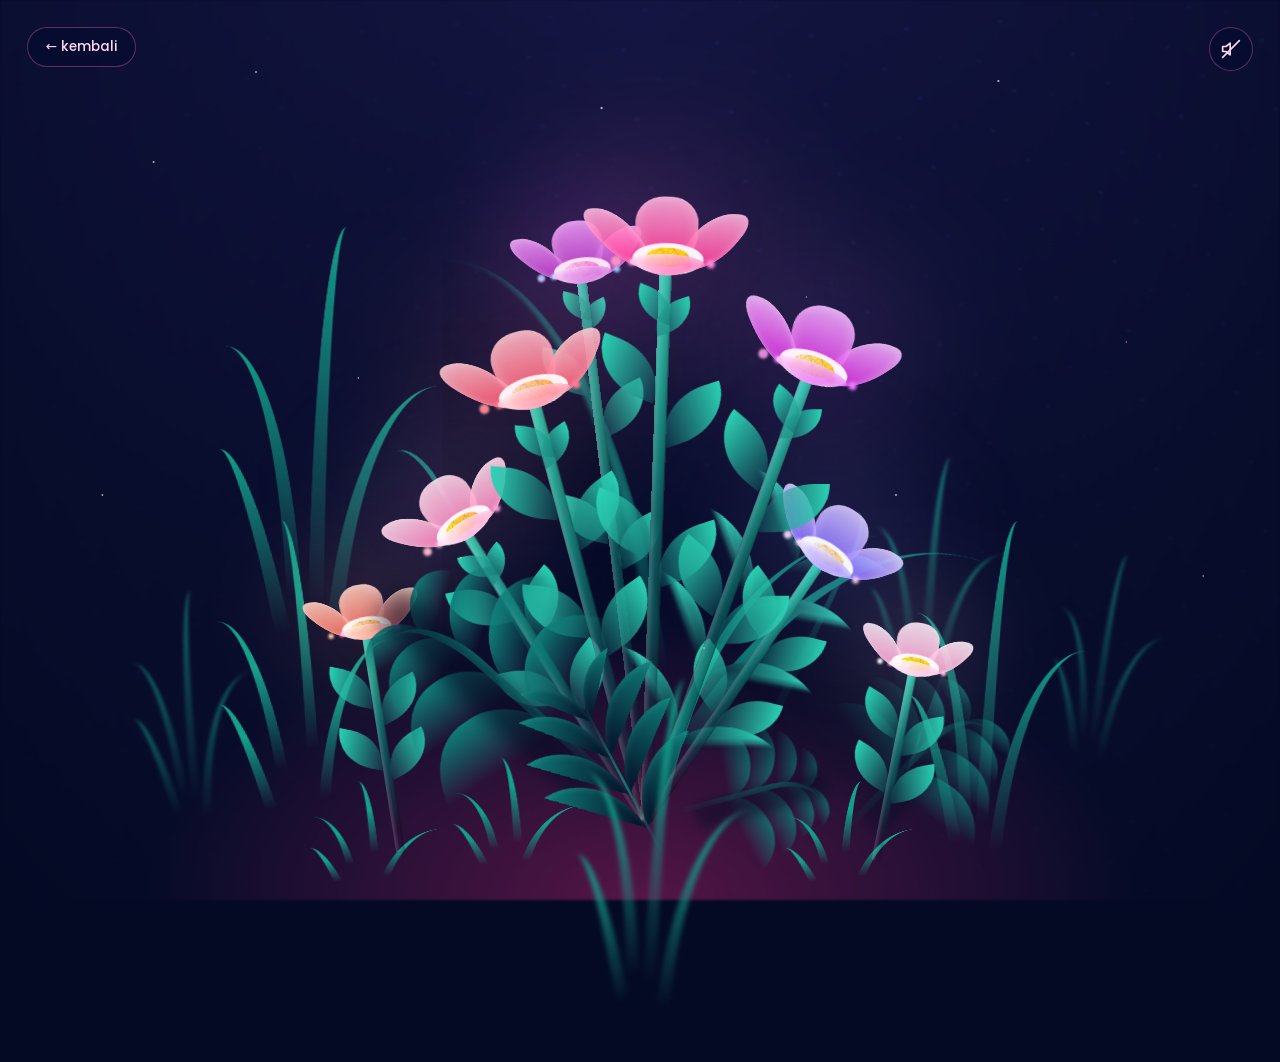
<file: flower.html>
<!DOCTYPE html>
<html lang="id">
  <head>
    <meta charset="UTF-8" />
    <meta http-equiv="X-UA-Compatible" content="IE=edge" />
    <meta name="viewport" content="width=device-width, initial-scale=1.0" />
    <meta name="theme-color" content="#02061a" />
    <link rel="preconnect" href="https://fonts.googleapis.com" />
    <link rel="preconnect" href="https://fonts.gstatic.com" crossorigin />
    <link
      rel="stylesheet"
      href="https://fonts.googleapis.com/css2?family=Poppins:wght@400;500;600&display=swap"
    />
    <link rel="stylesheet" href="css/main.css" />
    <link rel="icon" href="img/flowers.png" type="image/x-icon" />
    <title>flowers</title>
  </head>
  <body class="container">
    <!-- autoplay dipertahankan untuk browser yang masih mengizinkannya; di
         iOS atribut ini diabaikan, jadi main.js yang menangani sisanya. loop
         dipasang karena lagunya hanya ~1 menit sementara animasinya terus
         berjalan. -->
    <audio
      autoplay
      loop
      src="https://f.top4top.io/m_29517mg3n1.mp3"
      id="linkmp3"
      class="sembunyi"
    ></audio>

    <a class="back-link" href="index.html">&larr; kembali</a>

    <button
      type="button"
      id="music-toggle"
      class="music-toggle"
      aria-pressed="false"
      aria-label="Nyalakan musik"
      title="Musik. Di iPhone, pastikan saklar silent tidak aktif."
    >
      <svg
        width="20"
        height="20"
        viewBox="0 0 24 24"
        fill="none"
        stroke="currentColor"
        stroke-width="2"
        stroke-linecap="round"
        stroke-linejoin="round"
        aria-hidden="true"
      >
        <path d="M11 5 6 9H2v6h4l5 4z" />
        <path class="music-toggle__wave" d="M15.5 8.5a5 5 0 0 1 0 7" />
        <path class="music-toggle__wave" d="M18.5 5.5a9 9 0 0 1 0 13" />
        <path class="music-toggle__slash" d="M22 2 2 22" />
      </svg>
    </button>

    <div class="night"></div>
    <div class="stars" aria-hidden="true"></div>

    <div class="petals" aria-hidden="true">
      <span style="--i: 0"></span>
      <span style="--i: 1"></span>
      <span style="--i: 2"></span>
      <span style="--i: 3"></span>
      <span style="--i: 4"></span>
      <span style="--i: 5"></span>
      <span style="--i: 6"></span>
      <span style="--i: 7"></span>
      <span style="--i: 8"></span>
      <span style="--i: 9"></span>
      <span style="--i: 10"></span>
      <span style="--i: 11"></span>
      <span style="--i: 12"></span>
      <span style="--i: 13"></span>
      <span style="--i: 14"></span>
      <span style="--i: 15"></span>
      <span style="--i: 16"></span>
      <span style="--i: 17"></span>
    </div>

    <div class="flowers">
      <!-- 8 tangkai bunga. Posisi, rotasi, tinggi, timing, dan warna tiap
           tangkai diatur dari map $flowers di scss/main.scss — di sini yang
           dibedakan hanya modifier --N dan jumlah daun tangkainya. -->

      <div class="flower flower--1">
        <div class="flower__leafs flower__leafs--1">
          <div class="flower__leaf flower__leaf--1"></div>
          <div class="flower__leaf flower__leaf--2"></div>
          <div class="flower__leaf flower__leaf--3"></div>
          <div class="flower__leaf flower__leaf--4"></div>
          <div class="flower__white-circle"></div>

          <div class="flower__light flower__light--1"></div>
          <div class="flower__light flower__light--2"></div>
          <div class="flower__light flower__light--3"></div>
          <div class="flower__light flower__light--4"></div>
          <div class="flower__light flower__light--5"></div>
          <div class="flower__light flower__light--6"></div>
          <div class="flower__light flower__light--7"></div>
          <div class="flower__light flower__light--8"></div>
        </div>
        <div class="flower__line">
          <div class="flower__line__leaf flower__line__leaf--1"></div>
          <div class="flower__line__leaf flower__line__leaf--2"></div>
          <div class="flower__line__leaf flower__line__leaf--3"></div>
          <div class="flower__line__leaf flower__line__leaf--4"></div>
          <div class="flower__line__leaf flower__line__leaf--5"></div>
          <div class="flower__line__leaf flower__line__leaf--6"></div>
        </div>
      </div>

      <div class="flower flower--2">
        <div class="flower__leafs flower__leafs--2">
          <div class="flower__leaf flower__leaf--1"></div>
          <div class="flower__leaf flower__leaf--2"></div>
          <div class="flower__leaf flower__leaf--3"></div>
          <div class="flower__leaf flower__leaf--4"></div>
          <div class="flower__white-circle"></div>

          <div class="flower__light flower__light--1"></div>
          <div class="flower__light flower__light--2"></div>
          <div class="flower__light flower__light--3"></div>
          <div class="flower__light flower__light--4"></div>
          <div class="flower__light flower__light--5"></div>
          <div class="flower__light flower__light--6"></div>
          <div class="flower__light flower__light--7"></div>
          <div class="flower__light flower__light--8"></div>
        </div>
        <div class="flower__line">
          <div class="flower__line__leaf flower__line__leaf--1"></div>
          <div class="flower__line__leaf flower__line__leaf--2"></div>
          <div class="flower__line__leaf flower__line__leaf--3"></div>
          <div class="flower__line__leaf flower__line__leaf--4"></div>
          <div class="flower__line__leaf flower__line__leaf--5"></div>
          <div class="flower__line__leaf flower__line__leaf--6"></div>
        </div>
      </div>

      <div class="flower flower--3">
        <div class="flower__leafs flower__leafs--3">
          <div class="flower__leaf flower__leaf--1"></div>
          <div class="flower__leaf flower__leaf--2"></div>
          <div class="flower__leaf flower__leaf--3"></div>
          <div class="flower__leaf flower__leaf--4"></div>
          <div class="flower__white-circle"></div>

          <div class="flower__light flower__light--1"></div>
          <div class="flower__light flower__light--2"></div>
          <div class="flower__light flower__light--3"></div>
          <div class="flower__light flower__light--4"></div>
          <div class="flower__light flower__light--5"></div>
          <div class="flower__light flower__light--6"></div>
          <div class="flower__light flower__light--7"></div>
          <div class="flower__light flower__light--8"></div>
        </div>
        <div class="flower__line">
          <div class="flower__line__leaf flower__line__leaf--1"></div>
          <div class="flower__line__leaf flower__line__leaf--2"></div>
          <div class="flower__line__leaf flower__line__leaf--3"></div>
          <div class="flower__line__leaf flower__line__leaf--4"></div>
          <div class="flower__line__leaf flower__line__leaf--5"></div>
          <div class="flower__line__leaf flower__line__leaf--6"></div>
        </div>
      </div>

      <div class="flower flower--4">
        <div class="flower__leafs flower__leafs--4">
          <div class="flower__leaf flower__leaf--1"></div>
          <div class="flower__leaf flower__leaf--2"></div>
          <div class="flower__leaf flower__leaf--3"></div>
          <div class="flower__leaf flower__leaf--4"></div>
          <div class="flower__white-circle"></div>

          <div class="flower__light flower__light--1"></div>
          <div class="flower__light flower__light--2"></div>
          <div class="flower__light flower__light--3"></div>
          <div class="flower__light flower__light--4"></div>
          <div class="flower__light flower__light--5"></div>
          <div class="flower__light flower__light--6"></div>
          <div class="flower__light flower__light--7"></div>
          <div class="flower__light flower__light--8"></div>
        </div>
        <div class="flower__line">
          <div class="flower__line__leaf flower__line__leaf--1"></div>
          <div class="flower__line__leaf flower__line__leaf--2"></div>
          <div class="flower__line__leaf flower__line__leaf--3"></div>
          <div class="flower__line__leaf flower__line__leaf--4"></div>
        </div>
      </div>

      <div class="flower flower--5">
        <div class="flower__leafs flower__leafs--5">
          <div class="flower__leaf flower__leaf--1"></div>
          <div class="flower__leaf flower__leaf--2"></div>
          <div class="flower__leaf flower__leaf--3"></div>
          <div class="flower__leaf flower__leaf--4"></div>
          <div class="flower__white-circle"></div>

          <div class="flower__light flower__light--1"></div>
          <div class="flower__light flower__light--2"></div>
          <div class="flower__light flower__light--3"></div>
          <div class="flower__light flower__light--4"></div>
          <div class="flower__light flower__light--5"></div>
          <div class="flower__light flower__light--6"></div>
          <div class="flower__light flower__light--7"></div>
          <div class="flower__light flower__light--8"></div>
        </div>
        <div class="flower__line">
          <div class="flower__line__leaf flower__line__leaf--1"></div>
          <div class="flower__line__leaf flower__line__leaf--2"></div>
          <div class="flower__line__leaf flower__line__leaf--3"></div>
          <div class="flower__line__leaf flower__line__leaf--4"></div>
          <div class="flower__line__leaf flower__line__leaf--5"></div>
          <div class="flower__line__leaf flower__line__leaf--6"></div>
        </div>
      </div>

      <div class="flower flower--6">
        <div class="flower__leafs flower__leafs--6">
          <div class="flower__leaf flower__leaf--1"></div>
          <div class="flower__leaf flower__leaf--2"></div>
          <div class="flower__leaf flower__leaf--3"></div>
          <div class="flower__leaf flower__leaf--4"></div>
          <div class="flower__white-circle"></div>

          <div class="flower__light flower__light--1"></div>
          <div class="flower__light flower__light--2"></div>
          <div class="flower__light flower__light--3"></div>
          <div class="flower__light flower__light--4"></div>
          <div class="flower__light flower__light--5"></div>
          <div class="flower__light flower__light--6"></div>
          <div class="flower__light flower__light--7"></div>
          <div class="flower__light flower__light--8"></div>
        </div>
        <div class="flower__line">
          <div class="flower__line__leaf flower__line__leaf--1"></div>
          <div class="flower__line__leaf flower__line__leaf--2"></div>
          <div class="flower__line__leaf flower__line__leaf--3"></div>
          <div class="flower__line__leaf flower__line__leaf--4"></div>
          <div class="flower__line__leaf flower__line__leaf--5"></div>
          <div class="flower__line__leaf flower__line__leaf--6"></div>
        </div>
      </div>

      <div class="flower flower--7">
        <div class="flower__leafs flower__leafs--7">
          <div class="flower__leaf flower__leaf--1"></div>
          <div class="flower__leaf flower__leaf--2"></div>
          <div class="flower__leaf flower__leaf--3"></div>
          <div class="flower__leaf flower__leaf--4"></div>
          <div class="flower__white-circle"></div>

          <div class="flower__light flower__light--1"></div>
          <div class="flower__light flower__light--2"></div>
          <div class="flower__light flower__light--3"></div>
          <div class="flower__light flower__light--4"></div>
          <div class="flower__light flower__light--5"></div>
          <div class="flower__light flower__light--6"></div>
        </div>
        <div class="flower__line">
          <div class="flower__line__leaf flower__line__leaf--1"></div>
          <div class="flower__line__leaf flower__line__leaf--2"></div>
          <div class="flower__line__leaf flower__line__leaf--3"></div>
          <div class="flower__line__leaf flower__line__leaf--4"></div>
        </div>
      </div>

      <div class="flower flower--8">
        <div class="flower__leafs flower__leafs--8">
          <div class="flower__leaf flower__leaf--1"></div>
          <div class="flower__leaf flower__leaf--2"></div>
          <div class="flower__leaf flower__leaf--3"></div>
          <div class="flower__leaf flower__leaf--4"></div>
          <div class="flower__white-circle"></div>

          <div class="flower__light flower__light--1"></div>
          <div class="flower__light flower__light--2"></div>
          <div class="flower__light flower__light--3"></div>
          <div class="flower__light flower__light--4"></div>
          <div class="flower__light flower__light--5"></div>
          <div class="flower__light flower__light--6"></div>
        </div>
        <div class="flower__line">
          <div class="flower__line__leaf flower__line__leaf--1"></div>
          <div class="flower__line__leaf flower__line__leaf--2"></div>
          <div class="flower__line__leaf flower__line__leaf--3"></div>
          <div class="flower__line__leaf flower__line__leaf--4"></div>
        </div>
      </div>

      <div class="grow-ans" style="--d: 1.2s">
        <div class="flower__g-long">
          <div class="flower__g-long__top"></div>
          <div class="flower__g-long__bottom"></div>
        </div>
      </div>

      <div class="grow-ans" style="--d: 1.6s">
        <div class="flower__g-long flower__g-long--2">
          <div class="flower__g-long__top"></div>
          <div class="flower__g-long__bottom"></div>
        </div>
      </div>

      <div class="growing-grass">
        <div class="flower__grass flower__grass--1">
          <div class="flower__grass--top"></div>
          <div class="flower__grass--bottom"></div>
          <div class="flower__grass__leaf flower__grass__leaf--1"></div>
          <div class="flower__grass__leaf flower__grass__leaf--2"></div>
          <div class="flower__grass__leaf flower__grass__leaf--3"></div>
          <div class="flower__grass__leaf flower__grass__leaf--4"></div>
          <div class="flower__grass__leaf flower__grass__leaf--5"></div>
          <div class="flower__grass__leaf flower__grass__leaf--6"></div>
          <div class="flower__grass__leaf flower__grass__leaf--7"></div>
          <div class="flower__grass__leaf flower__grass__leaf--8"></div>
          <div class="flower__grass__overlay"></div>
        </div>
      </div>

      <div class="growing-grass">
        <div class="flower__grass flower__grass--2">
          <div class="flower__grass--top"></div>
          <div class="flower__grass--bottom"></div>
          <div class="flower__grass__leaf flower__grass__leaf--1"></div>
          <div class="flower__grass__leaf flower__grass__leaf--2"></div>
          <div class="flower__grass__leaf flower__grass__leaf--3"></div>
          <div class="flower__grass__leaf flower__grass__leaf--4"></div>
          <div class="flower__grass__leaf flower__grass__leaf--5"></div>
          <div class="flower__grass__leaf flower__grass__leaf--6"></div>
          <div class="flower__grass__leaf flower__grass__leaf--7"></div>
          <div class="flower__grass__leaf flower__grass__leaf--8"></div>
          <div class="flower__grass__overlay"></div>
        </div>
      </div>

      <div class="growing-grass">
        <div class="flower__grass flower__grass--3">
          <div class="flower__grass--top"></div>
          <div class="flower__grass--bottom"></div>
          <div class="flower__grass__leaf flower__grass__leaf--1"></div>
          <div class="flower__grass__leaf flower__grass__leaf--2"></div>
          <div class="flower__grass__leaf flower__grass__leaf--3"></div>
          <div class="flower__grass__leaf flower__grass__leaf--4"></div>
          <div class="flower__grass__leaf flower__grass__leaf--5"></div>
          <div class="flower__grass__leaf flower__grass__leaf--6"></div>
          <div class="flower__grass__leaf flower__grass__leaf--7"></div>
          <div class="flower__grass__leaf flower__grass__leaf--8"></div>
          <div class="flower__grass__overlay"></div>
        </div>
      </div>

      <div class="grow-ans" style="--d: 2.4s">
        <div class="flower__g-right flower__g-right--1">
          <div class="leaf"></div>
        </div>
      </div>

      <div class="grow-ans" style="--d: 2.8s">
        <div class="flower__g-right flower__g-right--2">
          <div class="leaf"></div>
        </div>
      </div>

      <div class="grow-ans" style="--d: 2.8s">
        <div class="flower__g-front">
          <div
            class="flower__g-front__leaf-wrapper flower__g-front__leaf-wrapper--1"
          >
            <div class="flower__g-front__leaf"></div>
          </div>
          <div
            class="flower__g-front__leaf-wrapper flower__g-front__leaf-wrapper--2"
          >
            <div class="flower__g-front__leaf"></div>
          </div>
          <div
            class="flower__g-front__leaf-wrapper flower__g-front__leaf-wrapper--3"
          >
            <div class="flower__g-front__leaf"></div>
          </div>
          <div
            class="flower__g-front__leaf-wrapper flower__g-front__leaf-wrapper--4"
          >
            <div class="flower__g-front__leaf"></div>
          </div>
          <div
            class="flower__g-front__leaf-wrapper flower__g-front__leaf-wrapper--5"
          >
            <div class="flower__g-front__leaf"></div>
          </div>
          <div
            class="flower__g-front__leaf-wrapper flower__g-front__leaf-wrapper--6"
          >
            <div class="flower__g-front__leaf"></div>
          </div>
          <div
            class="flower__g-front__leaf-wrapper flower__g-front__leaf-wrapper--7"
          >
            <div class="flower__g-front__leaf"></div>
          </div>
          <div
            class="flower__g-front__leaf-wrapper flower__g-front__leaf-wrapper--8"
          >
            <div class="flower__g-front__leaf"></div>
          </div>
          <div class="flower__g-front__line"></div>
        </div>
      </div>

      <div class="grow-ans" style="--d: 3.2s">
        <div class="flower__g-fr">
          <div class="leaf"></div>
          <div class="flower__g-fr__leaf flower__g-fr__leaf--1"></div>
          <div class="flower__g-fr__leaf flower__g-fr__leaf--2"></div>
          <div class="flower__g-fr__leaf flower__g-fr__leaf--3"></div>
          <div class="flower__g-fr__leaf flower__g-fr__leaf--4"></div>
          <div class="flower__g-fr__leaf flower__g-fr__leaf--5"></div>
          <div class="flower__g-fr__leaf flower__g-fr__leaf--6"></div>
          <div class="flower__g-fr__leaf flower__g-fr__leaf--7"></div>
          <div class="flower__g-fr__leaf flower__g-fr__leaf--8"></div>
        </div>
      </div>

      <div class="long-g long-g--0">
        <div class="grow-ans" style="--d: 3s">
          <div class="leaf leaf--0"></div>
        </div>
        <div class="grow-ans" style="--d: 2.2s">
          <div class="leaf leaf--1"></div>
        </div>
        <div class="grow-ans" style="--d: 3.4s">
          <div class="leaf leaf--2"></div>
        </div>
        <div class="grow-ans" style="--d: 3.6s">
          <div class="leaf leaf--3"></div>
        </div>
      </div>

      <div class="long-g long-g--1">
        <div class="grow-ans" style="--d: 3.6s">
          <div class="leaf leaf--0"></div>
        </div>
        <div class="grow-ans" style="--d: 3.8s">
          <div class="leaf leaf--1"></div>
        </div>
        <div class="grow-ans" style="--d: 4s">
          <div class="leaf leaf--2"></div>
        </div>
        <div class="grow-ans" style="--d: 4.2s">
          <div class="leaf leaf--3"></div>
        </div>
      </div>

      <div class="long-g long-g--2">
        <div class="grow-ans" style="--d: 4s">
          <div class="leaf leaf--0"></div>
        </div>
        <div class="grow-ans" style="--d: 4.2s">
          <div class="leaf leaf--1"></div>
        </div>
        <div class="grow-ans" style="--d: 4.4s">
          <div class="leaf leaf--2"></div>
        </div>
        <div class="grow-ans" style="--d: 4.6s">
          <div class="leaf leaf--3"></div>
        </div>
      </div>

      <div class="long-g long-g--3">
        <div class="grow-ans" style="--d: 4s">
          <div class="leaf leaf--0"></div>
        </div>
        <div class="grow-ans" style="--d: 4.2s">
          <div class="leaf leaf--1"></div>
        </div>
        <div class="grow-ans" style="--d: 3s">
          <div class="leaf leaf--2"></div>
        </div>
        <div class="grow-ans" style="--d: 3.6s">
          <div class="leaf leaf--3"></div>
        </div>
      </div>

      <div class="long-g long-g--4">
        <div class="grow-ans" style="--d: 4s">
          <div class="leaf leaf--0"></div>
        </div>
        <div class="grow-ans" style="--d: 4.2s">
          <div class="leaf leaf--1"></div>
        </div>
        <div class="grow-ans" style="--d: 3s">
          <div class="leaf leaf--2"></div>
        </div>
        <div class="grow-ans" style="--d: 3.6s">
          <div class="leaf leaf--3"></div>
        </div>
      </div>

      <div class="long-g long-g--5">
        <div class="grow-ans" style="--d: 4s">
          <div class="leaf leaf--0"></div>
        </div>
        <div class="grow-ans" style="--d: 4.2s">
          <div class="leaf leaf--1"></div>
        </div>
        <div class="grow-ans" style="--d: 3s">
          <div class="leaf leaf--2"></div>
        </div>
        <div class="grow-ans" style="--d: 3.6s">
          <div class="leaf leaf--3"></div>
        </div>
      </div>

      <div class="long-g long-g--6">
        <div class="grow-ans" style="--d: 4.2s">
          <div class="leaf leaf--0"></div>
        </div>
        <div class="grow-ans" style="--d: 4.4s">
          <div class="leaf leaf--1"></div>
        </div>
        <div class="grow-ans" style="--d: 4.6s">
          <div class="leaf leaf--2"></div>
        </div>
        <div class="grow-ans" style="--d: 4.8s">
          <div class="leaf leaf--3"></div>
        </div>
      </div>

      <div class="long-g long-g--7">
        <div class="grow-ans" style="--d: 3s">
          <div class="leaf leaf--0"></div>
        </div>
        <div class="grow-ans" style="--d: 3.2s">
          <div class="leaf leaf--1"></div>
        </div>
        <div class="grow-ans" style="--d: 3.5s">
          <div class="leaf leaf--2"></div>
        </div>
        <div class="grow-ans" style="--d: 3.6s">
          <div class="leaf leaf--3"></div>
        </div>
      </div>

      <div class="long-g long-g--8">
        <div class="grow-ans" style="--d: 3.4s">
          <div class="leaf leaf--0"></div>
        </div>
        <div class="grow-ans" style="--d: 3.8s">
          <div class="leaf leaf--1"></div>
        </div>
        <div class="grow-ans" style="--d: 4.1s">
          <div class="leaf leaf--2"></div>
        </div>
        <div class="grow-ans" style="--d: 4.4s">
          <div class="leaf leaf--3"></div>
        </div>
      </div>

      <div class="long-g long-g--9">
        <div class="grow-ans" style="--d: 3.6s">
          <div class="leaf leaf--0"></div>
        </div>
        <div class="grow-ans" style="--d: 4s">
          <div class="leaf leaf--1"></div>
        </div>
        <div class="grow-ans" style="--d: 4.3s">
          <div class="leaf leaf--2"></div>
        </div>
        <div class="grow-ans" style="--d: 4.6s">
          <div class="leaf leaf--3"></div>
        </div>
      </div>
    </div>
    <script src="main.js"></script>
  </body>
</html>
</file>
<file: css/main.css>
@charset "UTF-8";
*,
*::after,
*::before {
  padding: 0;
  margin: 0;
  box-sizing: border-box;
}

:root {
  /* Dasar navy, senada dengan css/style.css di halaman depan.
     --dark-color bukan hitam murni karena nilai ini juga dipakai sebagai
     warna "memudar ke background" di gradien/mask daun — kalau beda dengan
     backdrop aslinya, ujung daun kelihatan berbatas. */
  --dark-color: #040a24;
  --navy-900: #050b2e;
  --navy-800: #0a1450;
  --pink-600: #ff2d8f;
  --pink-400: #ff6ec7;
  --pink-200: #ffd6ef;
  --lilac: #7c5cff;
  /* Dedaunan dipisah dari palet kelopak: hijau-teal jadi warna netral yang
     nyambung antara navy (background) dan pink (bunga). Alternatif daun
     hijau murni terlalu kontras di atas navy, jadi tidak dipakai. */
  --stem-a: #0e5f63;
  --stem-b: #2ad1b4;
  --leaf-c: #0f7d78;
  --leaf-hi: #35e6c8;
  --leaf-long: #13a08c;
}

body {
  display: flex;
  align-items: flex-end;
  justify-content: center;
  min-height: 100vh;
  background-color: var(--dark-color);
  overflow: hidden;
  perspective: 1000px;
}

.night {
  position: fixed;
  left: 50%;
  top: 0;
  transform: translateX(-50%);
  width: 100%;
  height: 100%;
  filter: blur(0.1vmin);
  /* Pink dipakai sebagai sorot lokal di belakang rumpun bunga, bukan sebagai
     warna dasar — kalau pink ditaruh di lapisan dasar, campurannya dengan
     navy jatuh ke maroon dan tema navy-nya hilang. */
  background-image: radial-gradient(55% 45% at 50% 100%, rgba(255, 45, 143, 0.32), transparent 70%), radial-gradient(ellipse at top, transparent 0%, var(--dark-color)), radial-gradient(ellipse at bottom, var(--dark-color), rgba(124, 92, 255, 0.2)), repeating-linear-gradient(220deg, var(--dark-color) 0px, var(--dark-color) 19px, transparent 19px, transparent 22px), repeating-linear-gradient(189deg, var(--dark-color) 0px, var(--dark-color) 19px, transparent 19px, transparent 22px), repeating-linear-gradient(148deg, var(--dark-color) 0px, var(--dark-color) 19px, transparent 19px, transparent 22px), linear-gradient(120deg, #050b2e, #16276f 55%, #2b3fae);
}

/* Bintang: satu elemen, banyak titik lewat radial-gradient berulang.
   Lebih murah dari puluhan <span> yang masing-masing dianimasikan. */
.stars {
  position: fixed;
  inset: 0;
  pointer-events: none;
  z-index: 1;
  background-image: radial-gradient(1.4px 1.4px at 12% 18%, #fff, transparent), radial-gradient(1.2px 1.2px at 28% 42%, var(--pink-200), transparent), radial-gradient(1.6px 1.6px at 47% 12%, #fff, transparent), radial-gradient(1.1px 1.1px at 63% 33%, #cbb9ff, transparent), radial-gradient(1.5px 1.5px at 78% 9%, #fff, transparent), radial-gradient(1.2px 1.2px at 88% 38%, var(--pink-400), transparent), radial-gradient(1.3px 1.3px at 8% 55%, #fff, transparent), radial-gradient(1.1px 1.1px at 36% 62%, var(--pink-200), transparent), radial-gradient(1.4px 1.4px at 70% 55%, #fff, transparent), radial-gradient(1.2px 1.2px at 94% 64%, #cbb9ff, transparent), radial-gradient(1.3px 1.3px at 20% 8%, #fff, transparent), radial-gradient(1.1px 1.1px at 55% 72%, var(--pink-200), transparent);
  animation: twinkle 4s ease-in-out infinite;
}

@keyframes twinkle {
  0%, 100% {
    opacity: 0.45;
  }
  50% {
    opacity: 0.9;
  }
}
/* Kelopak yang melayang jatuh — menambah kesan "banyak bunga" tanpa
   menambah bunga penuh yang berat untuk di-render. */
.petals {
  position: fixed;
  inset: 0;
  pointer-events: none;
  z-index: 200;
  overflow: hidden;
}

.petals span {
  position: absolute;
  top: -10vmin;
  left: calc(var(--i) * 5.4%);
  width: calc(1vmin + var(--i) * 0.04vmin);
  height: calc(1.5vmin + var(--i) * 0.05vmin);
  border-radius: 60% 40% 55% 45%/70% 65% 35% 30%;
  background-image: linear-gradient(to bottom right, var(--pink-200), var(--pink-600));
  opacity: 0.6;
  filter: blur(0.12vmin);
  animation: petal-fall calc(12s + var(--i) * 0.6s) linear calc(var(--i) * -1.2s) infinite;
}

.petals span:nth-child(3n) {
  background-image: linear-gradient(to bottom right, #ffe9f6, var(--pink-400));
}

.petals span:nth-child(4n) {
  background-image: linear-gradient(to bottom right, #cbb9ff, var(--lilac));
}

@keyframes petal-fall {
  0% {
    transform: translate3d(0, -10vh, 0) rotate(0deg);
    opacity: 0;
  }
  10% {
    opacity: 0.6;
  }
  50% {
    transform: translate3d(5vmin, 55vh, 0) rotate(240deg);
  }
  90% {
    opacity: 0.45;
  }
  100% {
    transform: translate3d(-4vmin, 115vh, 0) rotate(520deg);
    opacity: 0;
  }
}
.sembunyi {
  display: none;
}

.back-link {
  position: fixed;
  top: 3vmin;
  left: 3vmin;
  z-index: 300;
  display: inline-flex;
  align-items: center;
  gap: 0.45rem;
  padding: 0.55rem 1.1rem;
  font-family: "Poppins", system-ui, sans-serif;
  font-size: 0.85rem;
  font-weight: 500;
  color: var(--pink-200);
  text-decoration: none;
  border: 1px solid rgba(255, 110, 199, 0.35);
  border-radius: 999px;
  background-color: rgba(5, 11, 46, 0.55);
  backdrop-filter: blur(10px);
  -webkit-backdrop-filter: blur(10px);
  transition: color 0.25s ease, border-color 0.25s ease, background-color 0.25s ease;
}
.back-link:hover, .back-link:focus-visible {
  color: #fff;
  border-color: var(--pink-400);
  background-color: rgba(255, 45, 143, 0.25);
}

.music-toggle {
  position: fixed;
  top: 3vmin;
  right: 3vmin;
  z-index: 300;
  display: inline-flex;
  align-items: center;
  justify-content: center;
  /* 44px = target sentuh minimum yang nyaman di layar sentuh */
  width: 44px;
  height: 44px;
  padding: 0;
  color: var(--pink-200);
  border: 1px solid rgba(255, 110, 199, 0.35);
  border-radius: 50%;
  background-color: rgba(5, 11, 46, 0.55);
  backdrop-filter: blur(10px);
  -webkit-backdrop-filter: blur(10px);
  cursor: pointer;
  transition: color 0.25s ease, border-color 0.25s ease, background-color 0.25s ease;
}
.music-toggle:hover, .music-toggle:focus-visible {
  color: #fff;
  border-color: var(--pink-400);
  background-color: rgba(255, 45, 143, 0.25);
}
.music-toggle:focus-visible {
  outline: 2px solid var(--pink-200);
  outline-offset: 3px;
}
.music-toggle__wave, .music-toggle__slash {
  transition: opacity 0.2s ease;
}
.music-toggle {
  /* Keadaan diam tombol ini adalah "musik mati", karena di iOS musik memang
     tidak pernah bisa jalan sebelum user menyentuh layar. */
}
.music-toggle__wave {
  opacity: 0;
}

.music-toggle--on .music-toggle__wave {
  opacity: 1;
}

.music-toggle--on .music-toggle__slash {
  opacity: 0;
}

/* Denyut halus supaya user sadar halaman ini ada musiknya dan menunggu
   disentuh — tanpa ini tombolnya mudah terlewat di layar yang ramai. */
.music-toggle--hint {
  animation: music-hint 2.6s ease-in-out infinite;
}

@keyframes music-hint {
  0%, 100% {
    box-shadow: 0 0 0 0 rgba(255, 45, 143, 0.45);
  }
  70% {
    box-shadow: 0 0 0 12px rgba(255, 45, 143, 0);
  }
}
.flowers {
  position: relative;
  transform: scale(0.78);
}

@media screen and (min-width: 900px) {
  .flowers {
    transform: scale(0.88);
  }
}
/* Di layar portrait, ukuran vmin diambil dari sisi lebar sehingga rumpunnya
   jadi kecil dan menyisakan langit kosong yang terlalu luas — dibesarkan
   supaya proporsinya mirip tampilan lanskap. */
@media screen and (max-width: 700px) and (orientation: portrait) {
  .flowers {
    transform: scale(1.25);
  }
}
/* ---------------------------------------------------------------------------
   Definisi tiap tangkai bunga.

   Satu map = satu bunga. Semua yang berbeda antar bunga (posisi, rotasi,
   tinggi tangkai, timing mekar, palet kelopak) ditaruh di sini, lalu
   .flower--N dan @keyframes moving-flower-N digenerate dari map ini.
   Alasannya: dengan 8 bunga, menulis blok CSS satu per satu bikin timing dan
   warna gampang tidak konsisten dan susah ditambah lagi nanti.

   Kunci:
     left/bottom - offset pangkal tangkai dari tengah bawah layar
     rot/sway    - rotasi diam dan rotasi ujung ayunan (harus ikut menyertakan
                   scale di keyframes, kalau tidak scale-nya hilang saat animasi)
     h           - tinggi tangkai
     ld          - delay tangkai mulai tumbuh
     bd          - delay dasar mekarnya daun tangkai
     z           - bunga tinggi ditaruh di belakang biar kesannya berlapis
--------------------------------------------------------------------------- */
.flower {
  position: absolute;
  bottom: 10vmin;
  transform-origin: bottom center;
  z-index: 10;
  --fl-speed: 0.8s;
  /* Palet default; tiap .flower--N menimpanya dari $flowers. */
  --petal-from: #ff2d8f;
  --petal-to: #ffb3dd;
  --petal-tip-from: #ff5fb3;
  --petal-tip-to: #ffd6f0;
  --core-from: #ffeb12;
  --core-to: #ffce00;
  --glow: #ff6ec7;
  --light-a: #ffd166;
  --light-b: #ff8ad8;
  --bd: 1s;
}
.flower--1 {
  left: 0;
  bottom: 10vmin;
  z-index: 14;
  transform: rotate(2deg) scale(1);
  animation: moving-flower-1 4s linear infinite;
  --petal-from: #ff2d8f;
  --petal-to: #ffb3dd;
  --petal-tip-from: #ff5fb3;
  --petal-tip-to: #ffd6f0;
  --core-from: #ffeb12;
  --core-to: #ffce00;
  --glow: #ff6ec7;
  --light-a: #ffd166;
  --light-b: #ff8ad8;
  --bd: 1s;
}
.flower--1 .flower__line {
  height: 70vmin;
  animation-delay: 0.3s;
}
.flower--2 {
  left: 0;
  bottom: 10vmin;
  z-index: 13;
  transform: rotate(20deg) scale(1);
  animation: moving-flower-2 4.2s linear infinite;
  --petal-from: #d81ee0;
  --petal-to: #f3b6ff;
  --petal-tip-from: #e35cf0;
  --petal-tip-to: #ffcdfa;
  --core-from: #fff1a8;
  --core-to: #ffce00;
  --glow: #e879f9;
  --light-a: #ffe08a;
  --light-b: #e879f9;
  --bd: 1.3s;
}
.flower--2 .flower__line {
  height: 60vmin;
  animation-delay: 0.6s;
}
.flower--3 {
  left: 0;
  bottom: 10vmin;
  z-index: 13;
  transform: rotate(-15deg) scale(1);
  animation: moving-flower-3 4.4s linear infinite;
  --petal-from: #ff4d6d;
  --petal-to: #ffc2cc;
  --petal-tip-from: #ff7a93;
  --petal-tip-to: #ffdde3;
  --core-from: #ffe9c7;
  --core-to: #ffb347;
  --glow: #ff7a93;
  --light-a: #ffc9a3;
  --light-b: #ff7a93;
  --bd: 1.9s;
}
.flower--3 .flower__line {
  height: 55vmin;
  animation-delay: 0.9s;
}
.flower--4 {
  left: 0;
  bottom: 10vmin;
  z-index: 12;
  transform: rotate(34deg) scale(0.86);
  animation: moving-flower-4 3.6s linear infinite;
  --petal-from: #7c5cff;
  --petal-to: #d6ccff;
  --petal-tip-from: #9b83ff;
  --petal-tip-to: #ece7ff;
  --core-from: #fff7d6;
  --core-to: #ffd166;
  --glow: #a78bfa;
  --light-a: #cbb9ff;
  --light-b: #ffd6ef;
  --bd: 2.1s;
}
.flower--4 .flower__line {
  height: 46vmin;
  animation-delay: 1.1s;
}
.flower--5 {
  left: 0;
  bottom: 10vmin;
  z-index: 12;
  transform: rotate(-32deg) scale(0.86);
  animation: moving-flower-5 3.8s linear infinite;
  --petal-from: #ff7ab8;
  --petal-to: #ffe0f0;
  --petal-tip-from: #ff9ecf;
  --petal-tip-to: #fff4fa;
  --core-from: #ffeb12;
  --core-to: #ffb347;
  --glow: #ffa7dd;
  --light-a: #fff0a8;
  --light-b: #ffa7dd;
  --bd: 2.3s;
}
.flower--5 .flower__line {
  height: 50vmin;
  animation-delay: 1.2s;
}
.flower--6 {
  left: 0;
  bottom: 12vmin;
  z-index: 9;
  transform: rotate(-7deg) scale(0.8);
  animation: moving-flower-6 5s linear infinite;
  --petal-from: #b32ec9;
  --petal-to: #f0a7ff;
  --petal-tip-from: #c95ede;
  --petal-tip-to: #f8ccff;
  --core-from: #ffe8f7;
  --core-to: #ff8ad8;
  --glow: #d946ef;
  --light-a: #f0a7ff;
  --light-b: #8ad8ff;
  --bd: 0.8s;
}
.flower--6 .flower__line {
  height: 84vmin;
  animation-delay: 0.15s;
}
.flower--7 {
  left: -31vmin;
  bottom: 6vmin;
  z-index: 8;
  transform: rotate(-9deg) scale(0.7);
  animation: moving-flower-7 4.6s linear infinite;
  --petal-from: #ff6a5c;
  --petal-to: #ffd3c2;
  --petal-tip-from: #ff8f7a;
  --petal-tip-to: #ffe7dd;
  --core-from: #fff3c4;
  --core-to: #ffb347;
  --glow: #ff8f7a;
  --light-a: #ffc9a3;
  --light-b: #ff6ec7;
  --bd: 2.5s;
}
.flower--7 .flower__line {
  height: 40vmin;
  animation-delay: 1.4s;
}
.flower--8 {
  left: 29vmin;
  bottom: 5vmin;
  z-index: 8;
  transform: rotate(11deg) scale(0.68);
  animation: moving-flower-8 5.2s linear infinite;
  --petal-from: #ff9ecf;
  --petal-to: #fff0f8;
  --petal-tip-from: #ffb8dd;
  --petal-tip-to: #ffffff;
  --core-from: #ffeb12;
  --core-to: #ffce00;
  --glow: #ffc2e6;
  --light-a: #ffffff;
  --light-b: #ffc2e6;
  --bd: 2.7s;
}
.flower--8 .flower__line {
  height: 36vmin;
  animation-delay: 1.5s;
}
.flower__leafs {
  position: relative;
  animation: blooming-flower 2s backwards;
}
.flower__leafs--1 {
  animation-delay: 1.1s;
}
.flower__leafs--2 {
  animation-delay: 1.4s;
}
.flower__leafs--3 {
  animation-delay: 1.7s;
}
.flower__leafs--4 {
  animation-delay: 2s;
}
.flower__leafs--5 {
  animation-delay: 2.3s;
}
.flower__leafs--6 {
  animation-delay: 2.6s;
}
.flower__leafs--7 {
  animation-delay: 2.9s;
}
.flower__leafs--8 {
  animation-delay: 3.2s;
}
.flower__leafs::after {
  content: "";
  position: absolute;
  left: 0;
  top: 0;
  transform: translate(-50%, -100%);
  width: 8vmin;
  height: 8vmin;
  background-color: var(--glow);
  filter: blur(10vmin);
}
.flower__leaf {
  position: absolute;
  bottom: 0;
  left: 50%;
  width: 8vmin;
  height: 11vmin;
  border-radius: 51% 49% 47% 53%/44% 45% 55% 69%;
  background-color: var(--petal-from);
  background-image: linear-gradient(to top, var(--petal-from), var(--petal-to));
  transform-origin: bottom center;
  opacity: 0.9;
  box-shadow: inset 0 0 2vmin rgba(255, 255, 255, 0.5);
}
.flower__leaf--1 {
  transform: translate(-10%, 1%) rotateY(40deg) rotateX(-50deg);
}
.flower__leaf--2 {
  transform: translate(-50%, -4%) rotateX(40deg);
}
.flower__leaf--3 {
  transform: translate(-90%, 0%) rotateY(45deg) rotateX(50deg);
}
.flower__leaf--4 {
  width: 8vmin;
  height: 8vmin;
  transform-origin: bottom left;
  border-radius: 4vmin 10vmin 4vmin 4vmin;
  transform: translate(-0%, 18%) rotateX(70deg) rotate(-43deg);
  background-image: linear-gradient(to top, var(--petal-tip-from), var(--petal-tip-to));
  z-index: 1;
  opacity: 0.8;
}
.flower__white-circle {
  position: absolute;
  left: -3.5vmin;
  top: -3vmin;
  width: 9vmin;
  height: 4vmin;
  border-radius: 50%;
  background-color: #fff;
}
.flower__white-circle::after {
  content: "";
  position: absolute;
  left: 50%;
  top: 45%;
  transform: translate(-50%, -50%);
  width: 60%;
  height: 60%;
  border-radius: inherit;
  background-image: repeating-linear-gradient(135deg, rgba(0, 0, 0, 0.03) 0px, rgba(0, 0, 0, 0.03) 1px, transparent 1px, transparent 12px), repeating-linear-gradient(45deg, rgba(0, 0, 0, 0.03) 0px, rgba(0, 0, 0, 0.03) 1px, transparent 1px, transparent 12px), repeating-linear-gradient(67.5deg, rgba(0, 0, 0, 0.03) 0px, rgba(0, 0, 0, 0.03) 1px, transparent 1px, transparent 12px), repeating-linear-gradient(135deg, rgba(0, 0, 0, 0.03) 0px, rgba(0, 0, 0, 0.03) 1px, transparent 1px, transparent 12px), repeating-linear-gradient(45deg, rgba(0, 0, 0, 0.03) 0px, rgba(0, 0, 0, 0.03) 1px, transparent 1px, transparent 12px), repeating-linear-gradient(112.5deg, rgba(0, 0, 0, 0.03) 0px, rgba(0, 0, 0, 0.03) 1px, transparent 1px, transparent 12px), repeating-linear-gradient(112.5deg, rgba(0, 0, 0, 0.03) 0px, rgba(0, 0, 0, 0.03) 1px, transparent 1px, transparent 12px), repeating-linear-gradient(45deg, rgba(0, 0, 0, 0.03) 0px, rgba(0, 0, 0, 0.03) 1px, transparent 1px, transparent 12px), repeating-linear-gradient(22.5deg, rgba(0, 0, 0, 0.03) 0px, rgba(0, 0, 0, 0.03) 1px, transparent 1px, transparent 12px), repeating-linear-gradient(45deg, rgba(0, 0, 0, 0.03) 0px, rgba(0, 0, 0, 0.03) 1px, transparent 1px, transparent 12px), repeating-linear-gradient(22.5deg, rgba(0, 0, 0, 0.03) 0px, rgba(0, 0, 0, 0.03) 1px, transparent 1px, transparent 12px), repeating-linear-gradient(135deg, rgba(0, 0, 0, 0.03) 0px, rgba(0, 0, 0, 0.03) 1px, transparent 1px, transparent 12px), repeating-linear-gradient(157.5deg, rgba(0, 0, 0, 0.03) 0px, rgba(0, 0, 0, 0.03) 1px, transparent 1px, transparent 12px), repeating-linear-gradient(67.5deg, rgba(0, 0, 0, 0.03) 0px, rgba(0, 0, 0, 0.03) 1px, transparent 1px, transparent 12px), repeating-linear-gradient(67.5deg, rgba(0, 0, 0, 0.03) 0px, rgba(0, 0, 0, 0.03) 1px, transparent 1px, transparent 12px), linear-gradient(90deg, var(--core-from), var(--core-to));
}
.flower__line {
  height: 55vmin;
  width: 1.5vmin;
  background-image: linear-gradient(to left, rgba(0, 0, 0, 0.2), transparent, rgba(255, 255, 255, 0.2)), linear-gradient(to top, transparent 10%, var(--stem-a), var(--stem-b));
  box-shadow: inset 0 0 2px rgba(0, 0, 0, 0.5);
  animation: grow-flower-tree 4s backwards;
  /* Delay mekar daun dihitung relatif terhadap --bd tiap bunga, jadi
     menambah bunga baru cukup mengatur satu angka di $flowers. */
}
.flower__line__leaf {
  --w: 7vmin;
  --h: calc(var(--w) + 2vmin);
  position: absolute;
  top: 20%;
  left: 90%;
  width: var(--w);
  height: var(--h);
  border-top-right-radius: var(--h);
  border-bottom-left-radius: var(--h);
  background-image: linear-gradient(to top, rgba(14, 95, 99, 0.4), var(--stem-b));
}
.flower__line__leaf--1 {
  transform: rotate(70deg) rotateY(30deg);
  animation: blooming-leaf-right var(--fl-speed) calc(var(--bd) + 0.6s) backwards;
}
.flower__line__leaf--2 {
  top: 45%;
  transform: rotate(70deg) rotateY(30deg);
  animation: blooming-leaf-right var(--fl-speed) calc(var(--bd) + 0.4s) backwards;
}
.flower__line__leaf--3, .flower__line__leaf--4, .flower__line__leaf--6 {
  border-top-right-radius: 0;
  border-bottom-left-radius: 0;
  border-top-left-radius: var(--h);
  border-bottom-right-radius: var(--h);
  left: -460%;
  top: 12%;
  transform: rotate(-70deg) rotateY(30deg);
}
.flower__line__leaf--3 {
  animation: blooming-leaf-left var(--fl-speed) calc(var(--bd) + 0.2s) backwards;
}
.flower__line__leaf--4 {
  top: 40%;
  animation: blooming-leaf-left var(--fl-speed) var(--bd) backwards;
}
.flower__line__leaf--5 {
  top: 0;
  transform-origin: left;
  transform: rotate(70deg) rotateY(30deg) scale(0.6);
  animation: blooming-leaf-right var(--fl-speed) calc(var(--bd) + 0.8s) backwards;
}
.flower__line__leaf--6 {
  top: -2%;
  left: -450%;
  transform-origin: right;
  transform: rotate(-70deg) rotateY(30deg) scale(0.6);
  animation: blooming-leaf-left var(--fl-speed) calc(var(--bd) + 1s) backwards;
}
.flower__light {
  position: absolute;
  bottom: 0vmin;
  width: 1vmin;
  height: 1vmin;
  background-color: var(--light-a);
  border-radius: 50%;
  filter: blur(0.2vmin);
  animation: light-ans 4s linear infinite backwards;
}
.flower__light:nth-child(odd) {
  background-color: var(--light-b);
}
.flower__light--1 {
  left: -2vmin;
  animation-delay: 1s;
}
.flower__light--2 {
  left: 3vmin;
  animation-delay: 0.5s;
}
.flower__light--3 {
  left: -6vmin;
  animation-delay: 0.3s;
}
.flower__light--4 {
  left: 6vmin;
  animation-delay: 0.9s;
}
.flower__light--5 {
  left: -1vmin;
  animation-delay: 1.5s;
}
.flower__light--6 {
  left: -4vmin;
  animation-delay: 3s;
}
.flower__light--7 {
  left: 3vmin;
  animation-delay: 2s;
}
.flower__light--8 {
  left: -6vmin;
  animation-delay: 3.5s;
}
.flower__grass {
  --c: var(--leaf-c);
  --line-w: 1.5vmin;
  position: absolute;
  bottom: 12vmin;
  left: -7vmin;
  display: flex;
  flex-direction: column;
  align-items: flex-end;
  z-index: 20;
  transform-origin: bottom center;
  transform: rotate(-48deg) rotateY(40deg);
}
.flower__grass--1 {
  animation: moving-grass 2s linear infinite;
}
.flower__grass--2 {
  left: 2vmin;
  bottom: 10vmin;
  transform: scale(0.5) rotate(75deg) rotateX(10deg) rotateY(-200deg);
  opacity: 0.8;
  z-index: 0;
  animation: moving-grass--2 1.5s linear infinite;
}
.flower__grass--3 {
  left: 24vmin;
  bottom: 8vmin;
  transform: scale(0.62) rotate(44deg) rotateX(10deg) rotateY(-180deg);
  opacity: 0.75;
  z-index: 0;
  animation: moving-grass--3 2.4s linear infinite;
}
.flower__grass--top {
  width: 7vmin;
  height: 10vmin;
  border-top-right-radius: 100%;
  border-right: var(--line-w) solid var(--c);
  transform-origin: bottom center;
  transform: rotate(-2deg);
}
.flower__grass--bottom {
  margin-top: -2px;
  width: var(--line-w);
  height: 25vmin;
  background-image: linear-gradient(to top, transparent, var(--c));
}
.flower__grass__leaf {
  --size: 10vmin;
  position: absolute;
  width: calc(var(--size) * 2.1);
  height: var(--size);
  border-top-left-radius: var(--size);
  border-top-right-radius: var(--size);
  background-image: linear-gradient(to top, transparent, transparent 30%, var(--c));
  z-index: 100;
}
.flower__grass__leaf--1 {
  top: -6%;
  left: 30%;
  --size: 6vmin;
  transform: rotate(-20deg);
  animation: growing-grass-ans--1 2s 2.6s backwards;
}
@keyframes growing-grass-ans--1 {
  0% {
    transform-origin: bottom left;
    transform: rotate(-20deg) scale(0);
  }
}
.flower__grass__leaf--2 {
  top: -5%;
  left: -110%;
  --size: 6vmin;
  transform: rotate(10deg);
  animation: growing-grass-ans--2 2s 2.4s linear backwards;
}
@keyframes growing-grass-ans--2 {
  0% {
    transform-origin: bottom right;
    transform: rotate(10deg) scale(0);
  }
}
.flower__grass__leaf--3 {
  top: 5%;
  left: 60%;
  --size: 8vmin;
  transform: rotate(-18deg) rotateX(-20deg);
  animation: growing-grass-ans--3 2s 2.2s linear backwards;
}
@keyframes growing-grass-ans--3 {
  0% {
    transform-origin: bottom left;
    transform: rotate(-18deg) rotateX(-20deg) scale(0);
  }
}
.flower__grass__leaf--4 {
  top: 6%;
  left: -135%;
  --size: 8vmin;
  transform: rotate(2deg);
  animation: growing-grass-ans--4 2s 2s linear backwards;
}
@keyframes growing-grass-ans--4 {
  0% {
    transform-origin: bottom right;
    transform: rotate(2deg) scale(0);
  }
}
.flower__grass__leaf--5 {
  top: 20%;
  left: 60%;
  --size: 10vmin;
  transform: rotate(-24deg) rotateX(-20deg);
  animation: growing-grass-ans--5 2s 1.8s linear backwards;
}
@keyframes growing-grass-ans--5 {
  0% {
    transform-origin: bottom left;
    transform: rotate(-24deg) rotateX(-20deg) scale(0);
  }
}
.flower__grass__leaf--6 {
  top: 22%;
  left: -180%;
  --size: 10vmin;
  transform: rotate(10deg);
  animation: growing-grass-ans--6 2s 1.6s linear backwards;
}
@keyframes growing-grass-ans--6 {
  0% {
    transform-origin: bottom right;
    transform: rotate(10deg) scale(0);
  }
}
.flower__grass__leaf--7 {
  top: 39%;
  left: 70%;
  --size: 10vmin;
  transform: rotate(-10deg);
  animation: growing-grass-ans--7 2s 1.4s linear backwards;
}
@keyframes growing-grass-ans--7 {
  0% {
    transform-origin: bottom left;
    transform: rotate(-10deg) scale(0);
  }
}
.flower__grass__leaf--8 {
  top: 40%;
  left: -215%;
  --size: 11vmin;
  transform: rotate(10deg);
  animation: growing-grass-ans--8 2s 1.2s linear backwards;
}
@keyframes growing-grass-ans--8 {
  0% {
    transform-origin: bottom right;
    transform: rotate(10deg) scale(0);
  }
}
.flower__grass__overlay {
  position: absolute;
  top: -10%;
  right: 0%;
  width: 100%;
  height: 100%;
  background-color: rgba(4, 10, 36, 0.6);
  filter: blur(1.5vmin);
  z-index: 100;
}
.flower__g-long {
  --w: 2vmin;
  --h: 6vmin;
  --c: var(--leaf-c);
  position: absolute;
  bottom: 10vmin;
  left: -3vmin;
  transform-origin: bottom center;
  transform: rotate(-30deg) rotateY(-20deg);
  display: flex;
  flex-direction: column;
  align-items: flex-end;
  animation: flower-g-long-ans 3s linear infinite;
}
@keyframes flower-g-long-ans {
  0%, 100% {
    transform: rotate(-30deg) rotateY(-20deg);
  }
  50% {
    transform: rotate(-32deg) rotateY(-20deg);
  }
}
.flower__g-long--2 {
  left: 8vmin;
  bottom: 9vmin;
  transform: rotate(26deg) rotateY(20deg) scale(0.8);
  opacity: 0.85;
  animation: flower-g-long-ans--2 3.4s linear infinite;
}
@keyframes flower-g-long-ans--2 {
  0%, 100% {
    transform: rotate(26deg) rotateY(20deg) scale(0.8);
  }
  50% {
    transform: rotate(29deg) rotateY(20deg) scale(0.8);
  }
}
.flower__g-long__top {
  top: calc(var(--h) * -1);
  width: calc(var(--w) + 1vmin);
  height: var(--h);
  border-top-right-radius: 100%;
  border-right: 0.7vmin solid var(--c);
  transform: translate(-0.7vmin, 1vmin);
}
.flower__g-long__bottom {
  width: var(--w);
  height: 50vmin;
  transform-origin: bottom center;
  background-image: linear-gradient(to top, transparent 30%, var(--c));
  box-shadow: inset 0 0 2px rgba(0, 0, 0, 0.5);
  clip-path: polygon(35% 0, 65% 1%, 100% 100%, 0% 100%);
}
.flower__g-right {
  position: absolute;
  bottom: 6vmin;
  left: -2vmin;
  transform-origin: bottom left;
  transform: rotate(20deg);
}
.flower__g-right .leaf {
  width: 30vmin;
  height: 50vmin;
  border-top-left-radius: 100%;
  border-left: 2vmin solid var(--leaf-c);
  background-image: linear-gradient(to bottom, transparent, var(--dark-color) 60%);
  -webkit-mask-image: linear-gradient(to top, transparent 30%, var(--leaf-c) 60%);
}
.flower__g-right--1 {
  animation: flower-g-right-ans 2.5s linear infinite;
}
.flower__g-right--2 {
  left: 5vmin;
  transform: rotateY(-180deg);
  animation: flower-g-right-ans--2 3s linear infinite;
}
.flower__g-right--2 .leaf {
  height: 75vmin;
  filter: blur(0.3vmin);
  opacity: 0.8;
}
@keyframes flower-g-right-ans {
  0%, 100% {
    transform: rotate(20deg);
  }
  50% {
    transform: rotate(24deg) rotateX(-20deg);
  }
}
@keyframes flower-g-right-ans--2 {
  0%, 100% {
    transform: rotateY(-180deg) rotate(0deg) rotateX(-20deg);
  }
  50% {
    transform: rotateY(-180deg) rotate(6deg) rotateX(-20deg);
  }
}
.flower__g-front {
  position: absolute;
  bottom: 6vmin;
  left: 2.5vmin;
  z-index: 100;
  transform-origin: bottom center;
  transform: rotate(-28deg) rotateY(30deg) scale(1.04);
  animation: flower__g-front-ans 2s linear infinite;
}
@keyframes flower__g-front-ans {
  0%, 100% {
    transform: rotate(-28deg) rotateY(30deg) scale(1.04);
  }
  50% {
    transform: rotate(-35deg) rotateY(40deg) scale(1.04);
  }
}
.flower__g-front__line {
  width: 0.3vmin;
  height: 20vmin;
  background-image: linear-gradient(to top, transparent, var(--leaf-c), transparent 100%);
  position: relative;
}
.flower__g-front__leaf-wrapper {
  position: absolute;
  top: 0;
  left: 0;
  transform-origin: bottom left;
  transform: rotate(10deg);
}
.flower__g-front__leaf-wrapper:nth-child(even) {
  left: 0vmin;
  transform: rotateY(-180deg) rotate(5deg);
  animation: flower__g-front__leaf-left-ans 1s ease-in backwards;
}
.flower__g-front__leaf-wrapper:nth-child(odd) {
  animation: flower__g-front__leaf-ans 1s ease-in backwards;
}
.flower__g-front__leaf-wrapper--1 {
  top: -8vmin;
  transform: scale(0.7);
  animation: flower__g-front__leaf-ans 1s 5.5s ease-in backwards !important;
}
.flower__g-front__leaf-wrapper--2 {
  top: -8vmin;
  transform: rotateY(-180deg) scale(0.7) !important;
  animation: flower__g-front__leaf-left-ans-2 1s 4.6s ease-in backwards !important;
}
.flower__g-front__leaf-wrapper--3 {
  top: -3vmin;
  animation: flower__g-front__leaf-ans 1s 4.6s ease-in backwards;
}
.flower__g-front__leaf-wrapper--4 {
  top: -3vmin;
  transform: rotateY(-180deg) scale(0.9) !important;
  animation: flower__g-front__leaf-left-ans-2 1s 4.6s ease-in backwards !important;
}
@keyframes flower__g-front__leaf-left-ans-2 {
  0% {
    transform: rotateY(-180deg) scale(0);
  }
}
.flower__g-front__leaf-wrapper--5, .flower__g-front__leaf-wrapper--6 {
  top: 2vmin;
}
.flower__g-front__leaf-wrapper--7, .flower__g-front__leaf-wrapper--8 {
  top: 6.5vmin;
}
.flower__g-front__leaf-wrapper--2 {
  animation-delay: 5.2s !important;
}
.flower__g-front__leaf-wrapper--3 {
  animation-delay: 4.9s !important;
}
.flower__g-front__leaf-wrapper--5 {
  animation-delay: 4.3s !important;
}
.flower__g-front__leaf-wrapper--6 {
  animation-delay: 4.1s !important;
}
.flower__g-front__leaf-wrapper--7 {
  animation-delay: 3.8s !important;
}
.flower__g-front__leaf-wrapper--8 {
  animation-delay: 3.5s !important;
}
@keyframes flower__g-front__leaf-ans {
  0% {
    transform: rotate(10deg) scale(0);
  }
}
@keyframes flower__g-front__leaf-left-ans {
  0% {
    transform: rotateY(-180deg) rotate(5deg) scale(0);
  }
}
.flower__g-front__leaf {
  width: 10vmin;
  height: 10vmin;
  border-radius: 100% 0% 0% 100%/100% 100% 0% 0%;
  box-shadow: inset 0 2px 1vmin rgba(53, 230, 200, 0.2);
  background-image: linear-gradient(to bottom left, transparent, var(--dark-color)), linear-gradient(to bottom right, var(--leaf-c) 50%, transparent 50%, transparent);
  -webkit-mask-image: linear-gradient(to bottom right, var(--leaf-c) 50%, transparent 50%, transparent);
  mask-image: linear-gradient(to bottom right, var(--leaf-c) 50%, transparent 50%, transparent);
}
.flower__g-fr {
  position: absolute;
  bottom: -4vmin;
  /* NOTE: warisan dari versi lama — nilainya invalid sehingga diabaikan
     browser dan efektif jadi left:auto. Dibiarkan apa adanya supaya posisi
     rumpun ini tidak bergeser dari desain aslinya. */
  left: vmin;
  transform-origin: bottom left;
  z-index: 10;
  animation: flower__g-fr-ans 2s linear infinite;
}
@keyframes flower__g-fr-ans {
  0%, 100% {
    transform: rotate(2deg);
  }
  50% {
    transform: rotate(4deg);
  }
}
.flower__g-fr .leaf {
  width: 30vmin;
  height: 50vmin;
  border-top-left-radius: 100%;
  border-left: 2vmin solid var(--leaf-c);
  -webkit-mask-image: linear-gradient(to top, transparent 25%, var(--leaf-c) 50%);
  position: relative;
  z-index: 1;
}
.flower__g-fr__leaf {
  position: absolute;
  top: 0;
  left: 0;
  width: 10vmin;
  height: 10vmin;
  border-radius: 100% 0% 0% 100%/100% 100% 0% 0%;
  box-shadow: inset 0 2px 1vmin rgba(53, 230, 200, 0.2);
  background-image: linear-gradient(to bottom left, transparent, var(--dark-color) 98%), linear-gradient(to bottom right, var(--leaf-hi) 45%, transparent 50%, transparent);
  -webkit-mask-image: linear-gradient(135deg, var(--leaf-c) 40%, transparent 50%, transparent);
}
.flower__g-fr__leaf--1 {
  left: 20vmin;
  transform: rotate(45deg);
  animation: flower__g-fr-leaft-ans-1 0.5s 5.2s linear backwards;
}
@keyframes flower__g-fr-leaft-ans-1 {
  0% {
    transform-origin: left;
    transform: rotate(45deg) scale(0);
  }
}
.flower__g-fr__leaf--2 {
  left: 12vmin;
  top: -7vmin;
  transform: rotate(25deg) rotateY(-180deg);
  animation: flower__g-fr-leaft-ans-6 0.5s 5s linear backwards;
}
.flower__g-fr__leaf--3 {
  left: 15vmin;
  top: 6vmin;
  transform: rotate(55deg);
  animation: flower__g-fr-leaft-ans-5 0.5s 4.8s linear backwards;
}
.flower__g-fr__leaf--4 {
  left: 6vmin;
  top: -2vmin;
  transform: rotate(25deg) rotateY(-180deg);
  animation: flower__g-fr-leaft-ans-6 0.5s 4.6s linear backwards;
}
.flower__g-fr__leaf--5 {
  left: 10vmin;
  top: 14vmin;
  transform: rotate(55deg);
  animation: flower__g-fr-leaft-ans-5 0.5s 4.4s linear backwards;
}
@keyframes flower__g-fr-leaft-ans-5 {
  0% {
    transform-origin: left;
    transform: rotate(55deg) scale(0);
  }
}
.flower__g-fr__leaf--6 {
  left: 0vmin;
  top: 6vmin;
  transform: rotate(25deg) rotateY(-180deg);
  animation: flower__g-fr-leaft-ans-6 0.5s 4.2s linear backwards;
}
@keyframes flower__g-fr-leaft-ans-6 {
  0% {
    transform-origin: right;
    transform: rotate(25deg) rotateY(-180deg) scale(0);
  }
}
.flower__g-fr__leaf--7 {
  left: 5vmin;
  top: 22vmin;
  transform: rotate(45deg);
  animation: flower__g-fr-leaft-ans-7 0.5s 4s linear backwards;
}
@keyframes flower__g-fr-leaft-ans-7 {
  0% {
    transform-origin: left;
    transform: rotate(45deg) scale(0);
  }
}
.flower__g-fr__leaf--8 {
  left: -4vmin;
  top: 15vmin;
  transform: rotate(15deg) rotateY(-180deg);
  animation: flower__g-fr-leaft-ans-8 0.5s 3.8s linear backwards;
}
@keyframes flower__g-fr-leaft-ans-8 {
  0% {
    transform-origin: right;
    transform: rotate(15deg) rotateY(-180deg) scale(0);
  }
}

/* Keyframes goyangan per bunga. Rotasi dasar + scale harus ditulis ulang di
   sini; animasi infinite menimpa properti transform pada .flower--N. */
@keyframes moving-flower-1 {
  0%, 100% {
    transform: rotate(2deg) scale(1);
  }
  50% {
    transform: rotate(-2deg) scale(1);
  }
}
@keyframes moving-flower-2 {
  0%, 100% {
    transform: rotate(20deg) scale(1);
  }
  50% {
    transform: rotate(16deg) scale(1);
  }
}
@keyframes moving-flower-3 {
  0%, 100% {
    transform: rotate(-15deg) scale(1);
  }
  50% {
    transform: rotate(-19deg) scale(1);
  }
}
@keyframes moving-flower-4 {
  0%, 100% {
    transform: rotate(34deg) scale(0.86);
  }
  50% {
    transform: rotate(30deg) scale(0.86);
  }
}
@keyframes moving-flower-5 {
  0%, 100% {
    transform: rotate(-32deg) scale(0.86);
  }
  50% {
    transform: rotate(-36deg) scale(0.86);
  }
}
@keyframes moving-flower-6 {
  0%, 100% {
    transform: rotate(-7deg) scale(0.8);
  }
  50% {
    transform: rotate(-11deg) scale(0.8);
  }
}
@keyframes moving-flower-7 {
  0%, 100% {
    transform: rotate(-9deg) scale(0.7);
  }
  50% {
    transform: rotate(-14deg) scale(0.7);
  }
}
@keyframes moving-flower-8 {
  0%, 100% {
    transform: rotate(11deg) scale(0.68);
  }
  50% {
    transform: rotate(16deg) scale(0.68);
  }
}
.long-g {
  position: absolute;
  bottom: 25vmin;
  left: -42vmin;
  transform-origin: bottom left;
}
.long-g--1 {
  bottom: 0vmin;
  transform: scale(0.8) rotate(-5deg);
}
.long-g--1 .leaf {
  -webkit-mask-image: linear-gradient(to top, transparent 40%, var(--leaf-c) 80%) !important;
}
.long-g--1 .leaf--1 {
  --w: 5vmin;
  --h: 60vmin;
  left: -2vmin;
  transform: rotate(3deg) rotateY(-180deg);
}
.long-g--2, .long-g--3 {
  bottom: -3vmin;
  left: -35vmin;
  transform-origin: center;
  transform: scale(0.6) rotateX(60deg);
}
.long-g--2 .leaf, .long-g--3 .leaf {
  -webkit-mask-image: linear-gradient(to top, transparent 50%, var(--leaf-c) 80%) !important;
}
.long-g--2 .leaf--1, .long-g--3 .leaf--1 {
  left: -1vmin;
  transform: rotateY(-180deg);
}
.long-g--3 {
  left: -17vmin;
  bottom: 0vmin;
}
.long-g--3 .leaf {
  -webkit-mask-image: linear-gradient(to top, transparent 40%, var(--leaf-c) 80%) !important;
}
.long-g--4 {
  left: 25vmin;
  bottom: -3vmin;
  transform-origin: center;
  transform: scale(0.6) rotateX(60deg);
}
.long-g--4 .leaf {
  -webkit-mask-image: linear-gradient(to top, transparent 50%, var(--leaf-c) 80%) !important;
}
.long-g--5 {
  left: 42vmin;
  bottom: 0vmin;
  transform: scale(0.8) rotate(2deg);
}
.long-g--6 {
  left: 0vmin;
  bottom: -20vmin;
  z-index: 100;
  filter: blur(0.3vmin);
  transform: scale(0.8) rotate(2deg);
}
.long-g--7 {
  left: 35vmin;
  bottom: 20vmin;
  z-index: -1;
  filter: blur(0.3vmin);
  transform: scale(0.6) rotate(2deg);
  opacity: 0.7;
}
.long-g--8 {
  left: -56vmin;
  bottom: 6vmin;
  z-index: -1;
  filter: blur(0.4vmin);
  transform: scale(0.55) rotate(-6deg);
  opacity: 0.6;
}
.long-g--9 {
  left: 56vmin;
  bottom: 14vmin;
  z-index: -1;
  filter: blur(0.4vmin);
  transform: scale(0.5) rotate(6deg);
  opacity: 0.55;
}
.long-g .leaf {
  --w: 15vmin;
  --h: 40vmin;
  --c: var(--leaf-long);
  position: absolute;
  bottom: 0;
  width: var(--w);
  height: var(--h);
  border-top-left-radius: 100%;
  border-left: 2vmin solid var(--c);
  -webkit-mask-image: linear-gradient(to top, transparent 20%, var(--dark-color));
  transform-origin: bottom center;
}
.long-g .leaf--0 {
  left: 2vmin;
  animation: leaf-ans-1 4s linear infinite;
}
.long-g .leaf--1 {
  --w: 5vmin;
  --h: 60vmin;
  animation: leaf-ans-1 4s linear infinite;
}
.long-g .leaf--2 {
  --w: 10vmin;
  --h: 40vmin;
  left: -0.5vmin;
  bottom: 5vmin;
  transform-origin: bottom left;
  transform: rotateY(-180deg);
  animation: leaf-ans-2 3s linear infinite;
}
.long-g .leaf--3 {
  --w: 5vmin;
  --h: 30vmin;
  left: -1vmin;
  bottom: 3.2vmin;
  transform-origin: bottom left;
  transform: rotate(-10deg) rotateY(-180deg);
  animation: leaf-ans-3 3s linear infinite;
}

@keyframes leaf-ans-1 {
  0%, 100% {
    transform: rotate(-5deg) scale(1);
  }
  50% {
    transform: rotate(5deg) scale(1.1);
  }
}
@keyframes leaf-ans-2 {
  0%, 100% {
    transform: rotateY(-180deg) rotate(5deg);
  }
  50% {
    transform: rotateY(-180deg) rotate(0deg) scale(1.1);
  }
}
@keyframes leaf-ans-3 {
  0%, 100% {
    transform: rotate(-10deg) rotateY(-180deg);
  }
  50% {
    transform: rotate(-20deg) rotateY(-180deg);
  }
}
.grow-ans {
  animation: grow-ans 2s var(--d) backwards;
}

@keyframes grow-ans {
  0% {
    transform: scale(0);
    opacity: 0;
  }
}
@keyframes light-ans {
  0% {
    opacity: 0;
    transform: translateY(0vmin);
  }
  25% {
    opacity: 1;
    transform: translateY(-5vmin) translateX(-2vmin);
  }
  50% {
    opacity: 1;
    transform: translateY(-15vmin) translateX(2vmin);
    filter: blur(0.2vmin);
  }
  75% {
    transform: translateY(-20vmin) translateX(-2vmin);
    filter: blur(0.2vmin);
  }
  100% {
    transform: translateY(-30vmin);
    opacity: 0;
    filter: blur(1vmin);
  }
}
@keyframes blooming-leaf-right {
  0% {
    transform-origin: left;
    transform: rotate(70deg) rotateY(30deg) scale(0);
  }
}
@keyframes blooming-leaf-left {
  0% {
    transform-origin: right;
    transform: rotate(-70deg) rotateY(30deg) scale(0);
  }
}
@keyframes grow-flower-tree {
  0% {
    height: 0;
    border-radius: 1vmin;
  }
}
@keyframes blooming-flower {
  0% {
    transform: scale(0);
  }
}
@keyframes moving-grass {
  0%, 100% {
    transform: rotate(-48deg) rotateY(40deg);
  }
  50% {
    transform: rotate(-50deg) rotateY(40deg);
  }
}
@keyframes moving-grass--2 {
  0%, 100% {
    transform: scale(0.5) rotate(75deg) rotateX(10deg) rotateY(-200deg);
  }
  50% {
    transform: scale(0.5) rotate(79deg) rotateX(10deg) rotateY(-200deg);
  }
}
@keyframes moving-grass--3 {
  0%, 100% {
    transform: scale(0.62) rotate(44deg) rotateX(10deg) rotateY(-180deg);
  }
  50% {
    transform: scale(0.62) rotate(48deg) rotateX(10deg) rotateY(-180deg);
  }
}
.growing-grass {
  animation: growing-grass-ans 1s 2s backwards;
}

@keyframes growing-grass-ans {
  0% {
    transform: scale(0);
  }
}
.container * {
  animation-play-state: paused !important;
}

/*# sourceMappingURL=main.css.map */
</file>
